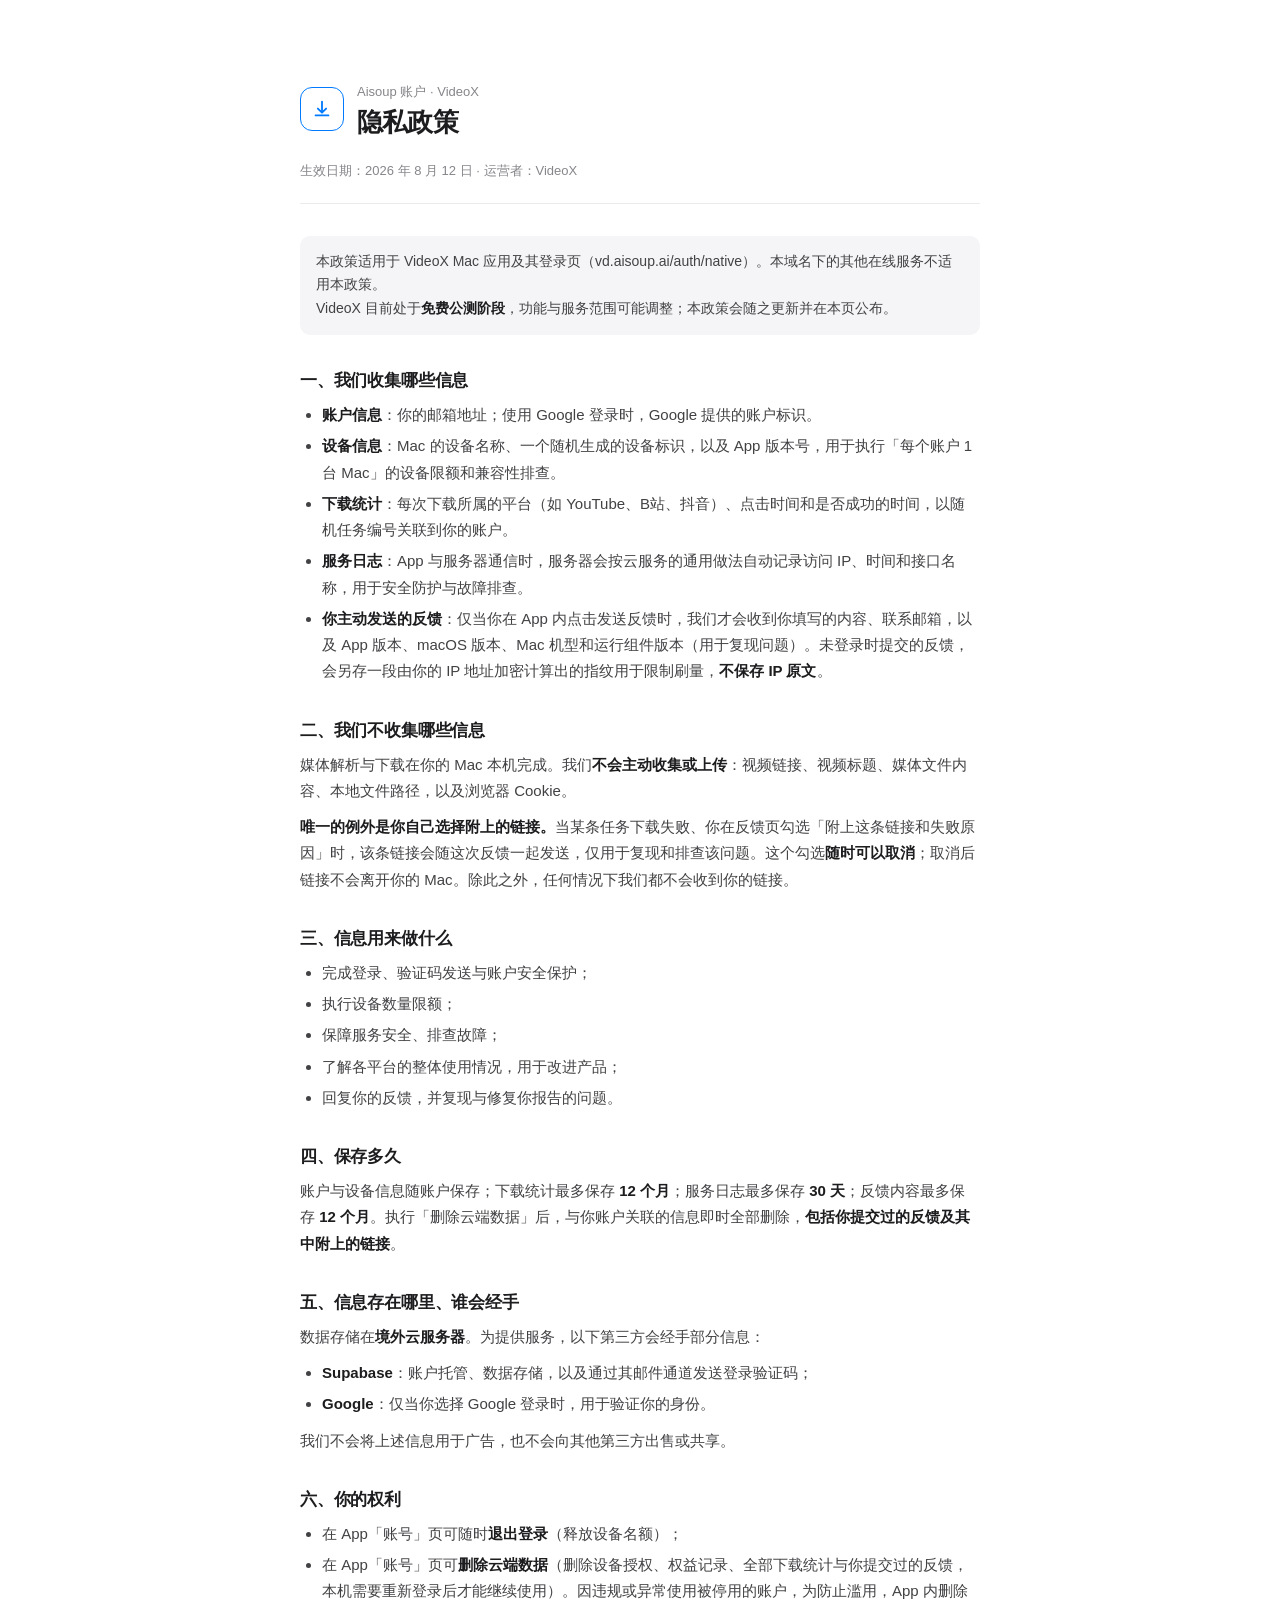
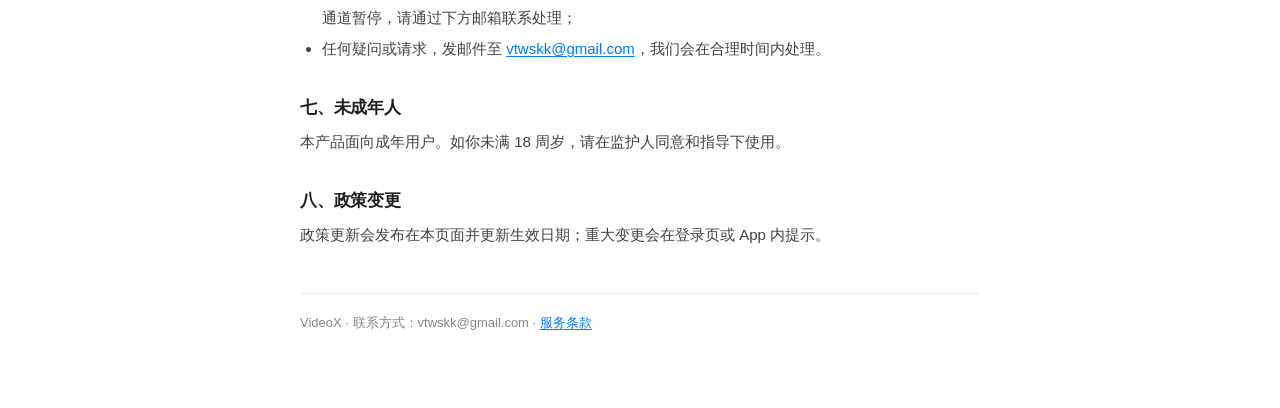
<file: templates/privacy.html>
<!doctype html>
<html lang="zh-CN">
<head>
  <meta charset="utf-8">
  <meta name="viewport" content="width=device-width, initial-scale=1">
  <meta name="robots" content="noindex">
  <title>隐私政策 · VideoX</title>
  <style>
    /* 与登录页同一套语言：macOS 系统蓝、苹果灰阶、纯白底、内容靠上。
       文档页按阅读优化：左对齐、行宽约 680px、正文 15px。字号下限 12px。 */
    :root {
      color-scheme: light;
      font-family: -apple-system, BlinkMacSystemFont, "SF Pro Text", "PingFang SC",
        "Helvetica Neue", "Segoe UI", sans-serif;
      color: #1d1d1f;
      background: #fff;
      -webkit-font-smoothing: antialiased;
    }
    * { box-sizing: border-box; }
    body {
      margin: 0;
      min-height: 100vh;
      display: grid;
      justify-items: center;
      align-content: start;
      padding: clamp(44px, 9vh, 96px) 20px 64px;
      background: #fff;
    }
    .shell { width: min(100%, 680px); }
    .card { padding: 0; border: 0; background: none; }
    .header { display: flex; align-items: center; gap: 13px; margin-bottom: 22px; }
    .mark {
      width: 44px; height: 44px; flex: 0 0 auto;
      display: grid; place-items: center;
      border-radius: 12px;
      border: 1.5px solid #007aff;
      color: #007aff;
    }
    .product { margin: 0 0 3px; color: #86868b; font-size: 13px; }
    h1 { margin: 0; font-size: 26px; font-weight: 600; letter-spacing: -.03em; line-height: 1.2; }
    .meta {
      color: #86868b; font-size: 13px; margin: 0 0 32px;
      padding-bottom: 20px; border-bottom: 1px solid #ebebed;
    }
    h2 { font-size: 17px; font-weight: 600; margin: 34px 0 10px; letter-spacing: -.01em; }
    p, li { font-size: 15px; line-height: 1.75; color: #424245; }
    p { margin: 10px 0; }
    ul { padding-left: 22px; margin: 10px 0; }
    li { margin: 5px 0; }
    strong { color: #1d1d1f; font-weight: 600; }
    a { color: #007aff; text-decoration: underline; text-underline-offset: 2px; }
    a:hover { color: #0071e3; }
    .scope {
      margin: 0 0 8px; padding: 14px 16px;
      border-radius: 10px; background: #f5f5f7;
      font-size: 14px; line-height: 1.7; color: #424245;
    }
    .foot {
      margin-top: 44px; padding-top: 18px;
      border-top: 1px solid #ebebed;
      color: #86868b; font-size: 13px;
    }
    @media (max-width: 460px) {
      h1 { font-size: 22px; }
      p, li { font-size: 14.5px; }
    }
  </style>
</head>
<body>
  <main class="shell">
    <section class="card">
      <header class="header">
        <div class="mark" aria-hidden="true">
          <svg viewBox="0 0 24 24" width="22" height="22" fill="none" stroke="currentColor" stroke-width="2" stroke-linecap="round" stroke-linejoin="round">
            <path d="M12 4v11"></path>
            <path d="M7.5 11.5 12 16l4.5-4.5"></path>
            <path d="M5 19h14"></path>
          </svg>
        </div>
        <div>
          <p class="product">Aisoup 账户 · VideoX</p>
          <h1>隐私政策</h1>
        </div>
      </header>
      <p class="meta">生效日期：2026 年 8 月 12 日 · 运营者：VideoX</p>

      <div class="scope">
        本政策适用于 VideoX Mac 应用及其登录页（vd.aisoup.ai/auth/native）。本域名下的其他在线服务不适用本政策。<br>
        VideoX 目前处于<strong>免费公测阶段</strong>，功能与服务范围可能调整；本政策会随之更新并在本页公布。
      </div>

      <h2>一、我们收集哪些信息</h2>
      <ul>
        <li><strong>账户信息</strong>：你的邮箱地址；使用 Google 登录时，Google 提供的账户标识。</li>
        <li><strong>设备信息</strong>：Mac 的设备名称、一个随机生成的设备标识，以及 App 版本号，用于执行「每个账户 1 台 Mac」的设备限额和兼容性排查。</li>
        <li><strong>下载统计</strong>：每次下载所属的平台（如 YouTube、B站、抖音）、点击时间和是否成功的时间，以随机任务编号关联到你的账户。</li>
        <li><strong>服务日志</strong>：App 与服务器通信时，服务器会按云服务的通用做法自动记录访问 IP、时间和接口名称，用于安全防护与故障排查。</li>
        <li><strong>你主动发送的反馈</strong>：仅当你在 App 内点击发送反馈时，我们才会收到你填写的内容、联系邮箱，以及 App 版本、macOS 版本、Mac 机型和运行组件版本（用于复现问题）。未登录时提交的反馈，会另存一段由你的 IP 地址加密计算出的指纹用于限制刷量，<strong>不保存 IP 原文</strong>。</li>
      </ul>

      <h2>二、我们不收集哪些信息</h2>
      <p>媒体解析与下载在你的 Mac 本机完成。我们<strong>不会主动收集或上传</strong>：视频链接、视频标题、媒体文件内容、本地文件路径，以及浏览器 Cookie。</p>
      <p><strong>唯一的例外是你自己选择附上的链接。</strong>当某条任务下载失败、你在反馈页勾选「附上这条链接和失败原因」时，该条链接会随这次反馈一起发送，仅用于复现和排查该问题。这个勾选<strong>随时可以取消</strong>；取消后链接不会离开你的 Mac。除此之外，任何情况下我们都不会收到你的链接。</p>

      <h2>三、信息用来做什么</h2>
      <ul>
        <li>完成登录、验证码发送与账户安全保护；</li>
        <li>执行设备数量限额；</li>
        <li>保障服务安全、排查故障；</li>
        <li>了解各平台的整体使用情况，用于改进产品；</li>
        <li>回复你的反馈，并复现与修复你报告的问题。</li>
      </ul>

      <h2>四、保存多久</h2>
      <p>账户与设备信息随账户保存；下载统计最多保存 <strong>12 个月</strong>；服务日志最多保存 <strong>30 天</strong>；反馈内容最多保存 <strong>12 个月</strong>。执行「删除云端数据」后，与你账户关联的信息即时全部删除，<strong>包括你提交过的反馈及其中附上的链接</strong>。</p>

      <h2>五、信息存在哪里、谁会经手</h2>
      <p>数据存储在<strong>境外云服务器</strong>。为提供服务，以下第三方会经手部分信息：</p>
      <ul>
        <li><strong>Supabase</strong>：账户托管、数据存储，以及通过其邮件通道发送登录验证码；</li>
        <li><strong>Google</strong>：仅当你选择 Google 登录时，用于验证你的身份。</li>
      </ul>
      <p>我们不会将上述信息用于广告，也不会向其他第三方出售或共享。</p>

      <h2>六、你的权利</h2>
      <ul>
        <li>在 App「账号」页可随时<strong>退出登录</strong>（释放设备名额）；</li>
        <li>在 App「账号」页可<strong>删除云端数据</strong>（删除设备授权、权益记录、全部下载统计与你提交过的反馈，本机需要重新登录后才能继续使用）。因违规或异常使用被停用的账户，为防止滥用，App 内删除通道暂停，请通过下方邮箱联系处理；</li>
        <li>任何疑问或请求，发邮件至 <a href="mailto:vtwskk@gmail.com">vtwskk@gmail.com</a>，我们会在合理时间内处理。</li>
      </ul>

      <h2>七、未成年人</h2>
      <p>本产品面向成年用户。如你未满 18 周岁，请在监护人同意和指导下使用。</p>

      <h2>八、政策变更</h2>
      <p>政策更新会发布在本页面并更新生效日期；重大变更会在登录页或 App 内提示。</p>

      <p class="foot">VideoX · 联系方式：vtwskk@gmail.com · <a href="/terms">服务条款</a></p>
    </section>
  </main>
</body>
</html>
</file>
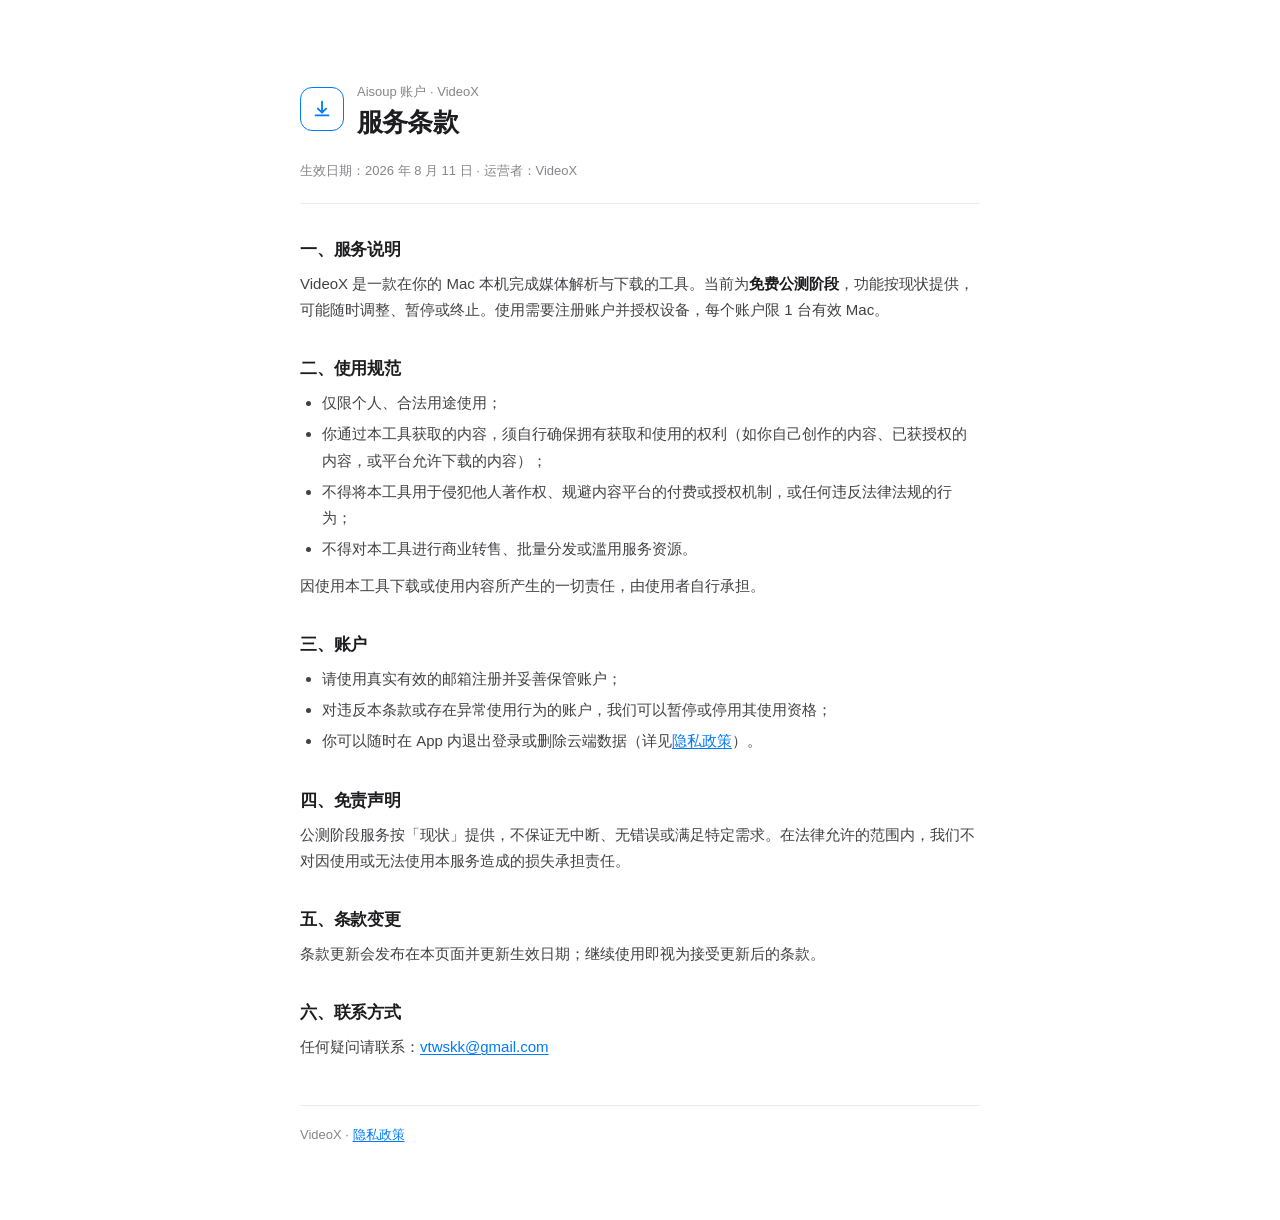
<file: templates/terms.html>
<!doctype html>
<html lang="zh-CN">
<head>
  <meta charset="utf-8">
  <meta name="viewport" content="width=device-width, initial-scale=1">
  <meta name="robots" content="noindex">
  <title>服务条款 · VideoX</title>
  <style>
    /* 与登录页同一套语言：macOS 系统蓝、苹果灰阶、纯白底、内容靠上。
       文档页按阅读优化：左对齐、行宽约 680px、正文 15px。字号下限 12px。 */
    :root {
      color-scheme: light;
      font-family: -apple-system, BlinkMacSystemFont, "SF Pro Text", "PingFang SC",
        "Helvetica Neue", "Segoe UI", sans-serif;
      color: #1d1d1f;
      background: #fff;
      -webkit-font-smoothing: antialiased;
    }
    * { box-sizing: border-box; }
    body {
      margin: 0;
      min-height: 100vh;
      display: grid;
      justify-items: center;
      align-content: start;
      padding: clamp(44px, 9vh, 96px) 20px 64px;
      background: #fff;
    }
    .shell { width: min(100%, 680px); }
    .card { padding: 0; border: 0; background: none; }
    .header { display: flex; align-items: center; gap: 13px; margin-bottom: 22px; }
    .mark {
      width: 44px; height: 44px; flex: 0 0 auto;
      display: grid; place-items: center;
      border-radius: 12px;
      border: 1.5px solid #007aff;
      color: #007aff;
    }
    .product { margin: 0 0 3px; color: #86868b; font-size: 13px; }
    h1 { margin: 0; font-size: 26px; font-weight: 600; letter-spacing: -.03em; line-height: 1.2; }
    .meta {
      color: #86868b; font-size: 13px; margin: 0 0 32px;
      padding-bottom: 20px; border-bottom: 1px solid #ebebed;
    }
    h2 { font-size: 17px; font-weight: 600; margin: 34px 0 10px; letter-spacing: -.01em; }
    p, li { font-size: 15px; line-height: 1.75; color: #424245; }
    p { margin: 10px 0; }
    ul { padding-left: 22px; margin: 10px 0; }
    li { margin: 5px 0; }
    strong { color: #1d1d1f; font-weight: 600; }
    a { color: #007aff; text-decoration: underline; text-underline-offset: 2px; }
    a:hover { color: #0071e3; }
    .scope {
      margin: 0 0 8px; padding: 14px 16px;
      border-radius: 10px; background: #f5f5f7;
      font-size: 14px; line-height: 1.7; color: #424245;
    }
    .foot {
      margin-top: 44px; padding-top: 18px;
      border-top: 1px solid #ebebed;
      color: #86868b; font-size: 13px;
    }
    @media (max-width: 460px) {
      h1 { font-size: 22px; }
      p, li { font-size: 14.5px; }
    }
  </style>
</head>
<body>
  <main class="shell">
    <section class="card">
      <header class="header">
        <div class="mark" aria-hidden="true">
          <svg viewBox="0 0 24 24" width="22" height="22" fill="none" stroke="currentColor" stroke-width="2" stroke-linecap="round" stroke-linejoin="round">
            <path d="M12 4v11"></path>
            <path d="M7.5 11.5 12 16l4.5-4.5"></path>
            <path d="M5 19h14"></path>
          </svg>
        </div>
        <div>
          <p class="product">Aisoup 账户 · VideoX</p>
          <h1>服务条款</h1>
        </div>
      </header>
      <p class="meta">生效日期：2026 年 8 月 11 日 · 运营者：VideoX</p>

      <h2>一、服务说明</h2>
      <p>VideoX 是一款在你的 Mac 本机完成媒体解析与下载的工具。当前为<strong>免费公测阶段</strong>，功能按现状提供，可能随时调整、暂停或终止。使用需要注册账户并授权设备，每个账户限 1 台有效 Mac。</p>

      <h2>二、使用规范</h2>
      <ul>
        <li>仅限个人、合法用途使用；</li>
        <li>你通过本工具获取的内容，须自行确保拥有获取和使用的权利（如你自己创作的内容、已获授权的内容，或平台允许下载的内容）；</li>
        <li>不得将本工具用于侵犯他人著作权、规避内容平台的付费或授权机制，或任何违反法律法规的行为；</li>
        <li>不得对本工具进行商业转售、批量分发或滥用服务资源。</li>
      </ul>
      <p>因使用本工具下载或使用内容所产生的一切责任，由使用者自行承担。</p>

      <h2>三、账户</h2>
      <ul>
        <li>请使用真实有效的邮箱注册并妥善保管账户；</li>
        <li>对违反本条款或存在异常使用行为的账户，我们可以暂停或停用其使用资格；</li>
        <li>你可以随时在 App 内退出登录或删除云端数据（详见<a href="/privacy">隐私政策</a>）。</li>
      </ul>

      <h2>四、免责声明</h2>
      <p>公测阶段服务按「现状」提供，不保证无中断、无错误或满足特定需求。在法律允许的范围内，我们不对因使用或无法使用本服务造成的损失承担责任。</p>

      <h2>五、条款变更</h2>
      <p>条款更新会发布在本页面并更新生效日期；继续使用即视为接受更新后的条款。</p>

      <h2>六、联系方式</h2>
      <p>任何疑问请联系：<a href="mailto:vtwskk@gmail.com">vtwskk@gmail.com</a></p>

      <p class="foot">VideoX · <a href="/privacy">隐私政策</a></p>
    </section>
  </main>
</body>
</html>
</file>
